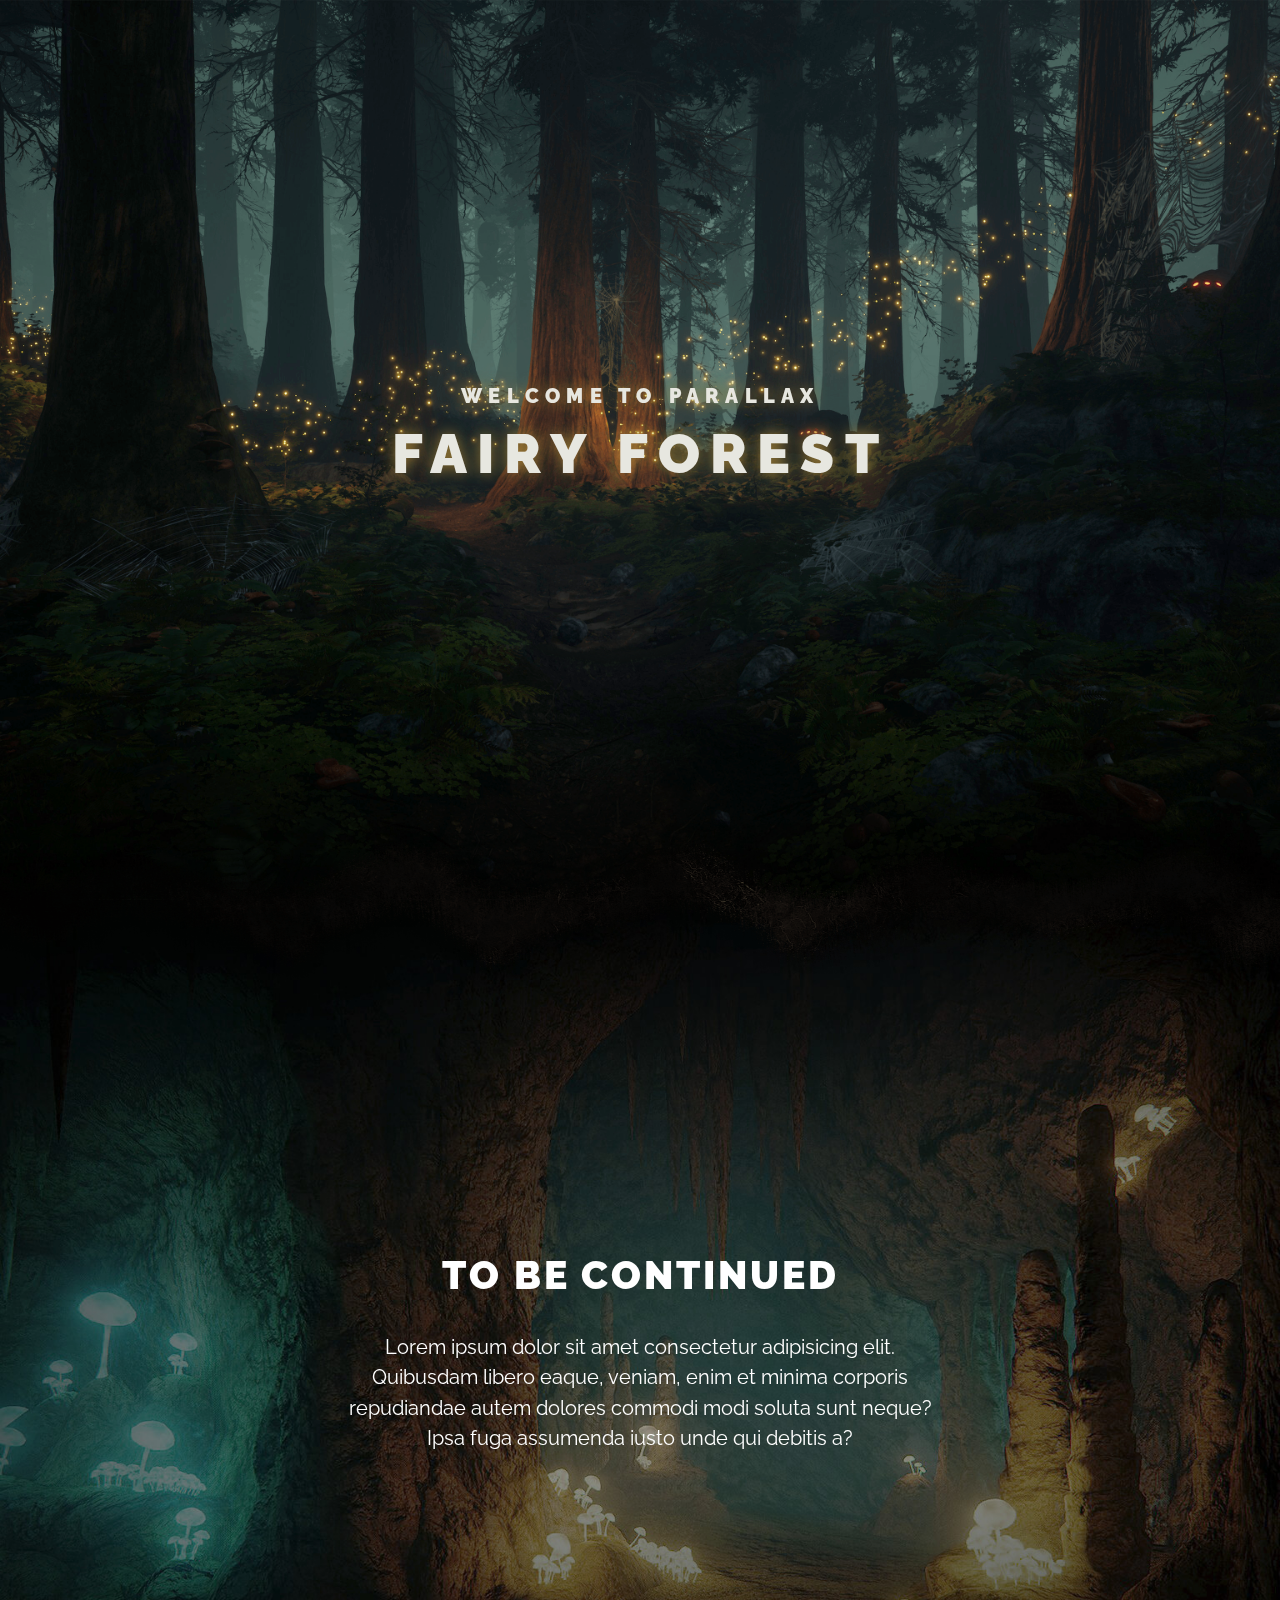
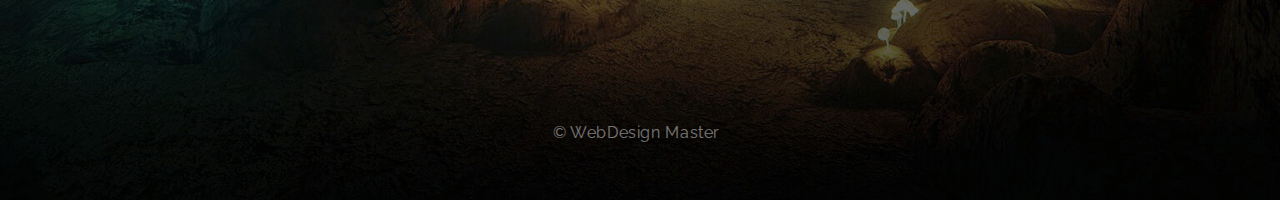
<file: Fairy/index.html>
<!DOCTYPE html>
<html lang="en">
<head>
    <meta charset="UTF-8">
    <meta name="viewport" content="width=device-width, initial-scale=1.0">
    <link rel="stylesheet" href="css/main.css">

    <script src="libs/gsap/gsap.min.js" defer></script>

    <script src="libs/gsap/ScrollTrigger.min.js" defer></script>

    <script src="libs/gsap/ScrollSmoother.min.js"></script>

    <script src="js/app.js" defer></script>
    <title>Fairy Forest</title>
</head>
<body>
<div class="wrapper">
    <div class="container">
        <header class="main-header">
            <div class="layers">
                <div class="layers__header">
                <div class="layers__caption">Welcome to Parallax</div>
                <div class="layers__title">Fairy Forest</div>
                </div>
                <div class="layer layers__base" style="background-image: url(img/layer-base.png);"></div>
                <div class="layer layers__middle" style="background-image: url(img/layer-middle.png);"></div>
                <div class="layer layers__front" style="background-image: url(img/layer-front.png);"></div>
            </div>
        </header>
        <article class="main-article" style="background-image: url(img/dungeon.jpg);">
            <div class="main-article__content">
                <h2 class="main-article__header">To be continued</h2>
                <p class="main-article__paragraph">Lorem ipsum dolor sit amet consectetur adipisicing elit. Quibusdam libero eaque, veniam, enim et minima corporis repudiandae autem dolores commodi modi soluta sunt neque? Ipsa fuga assumenda iusto unde qui debitis a?</p>
                <div class="copy">© WebDesign Master</div>
            </div>
        </article>
    </div>
</div>
</body>
</html>
</file>
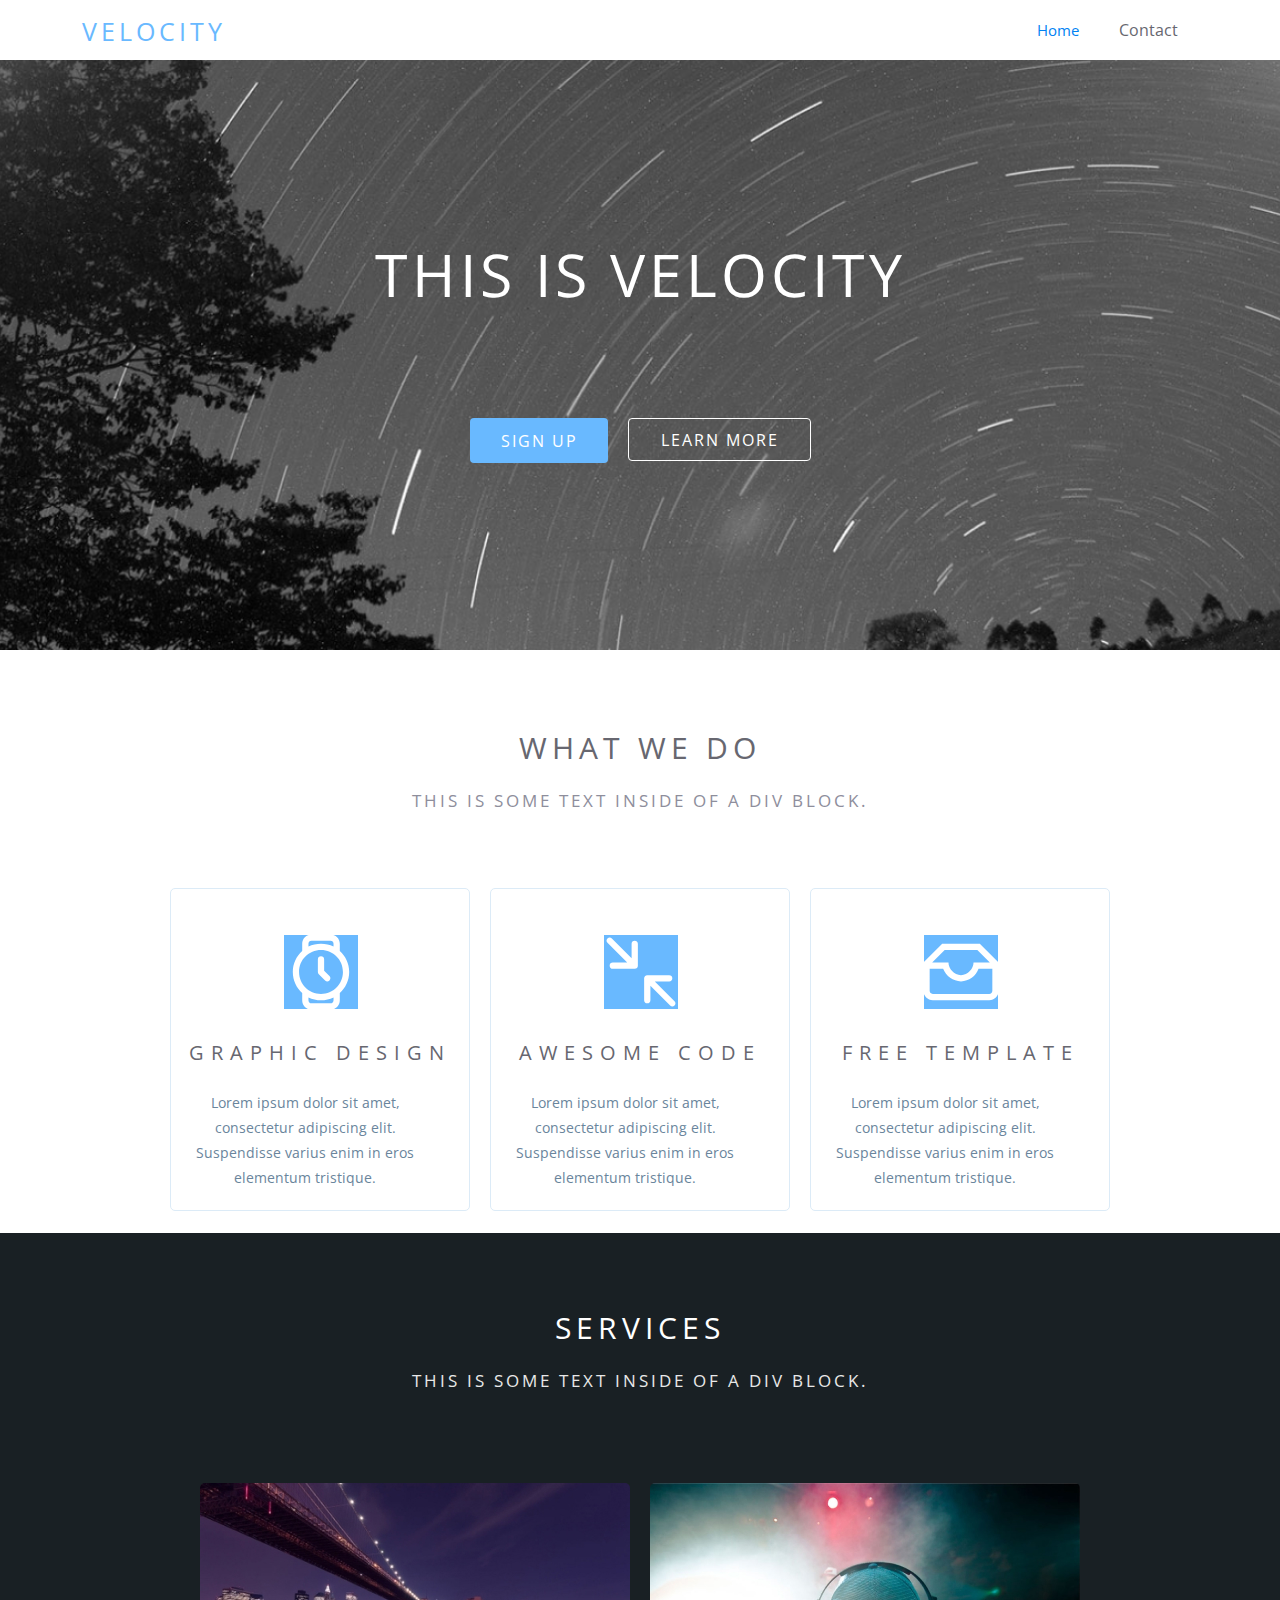
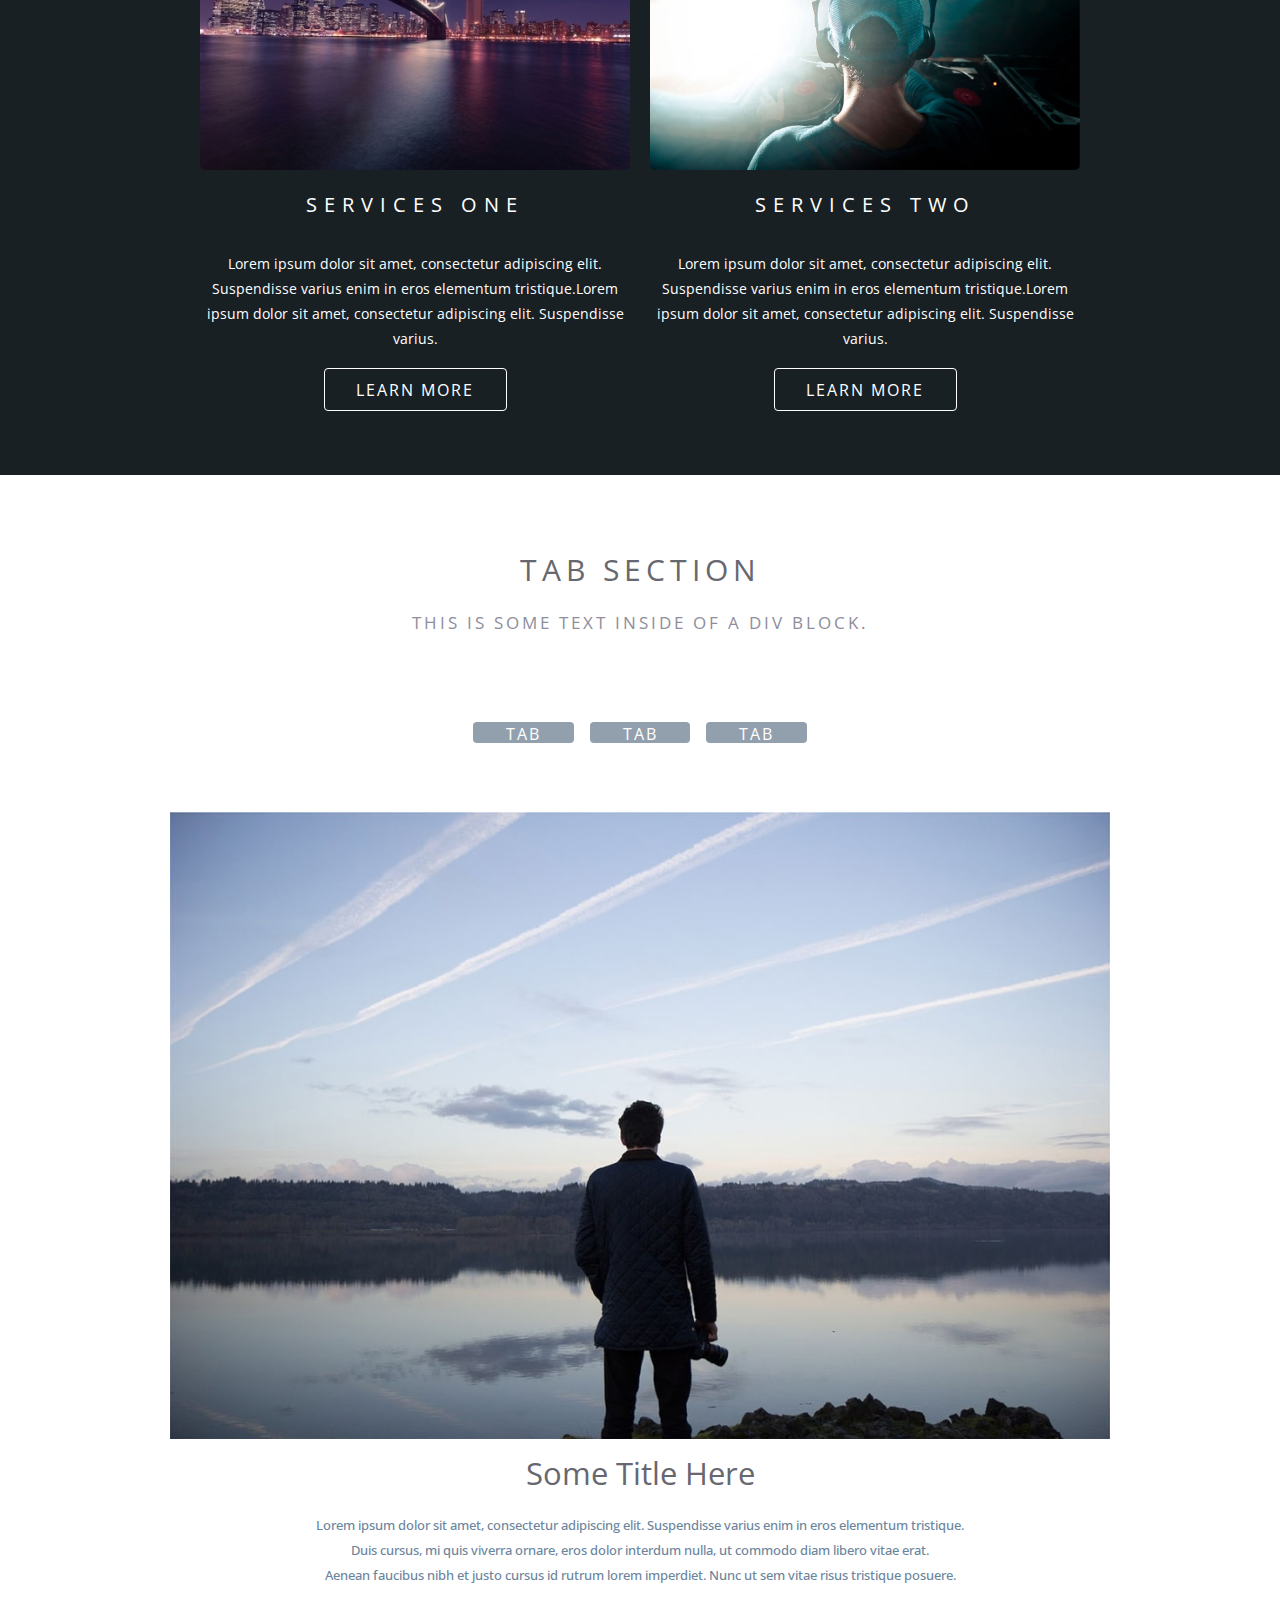
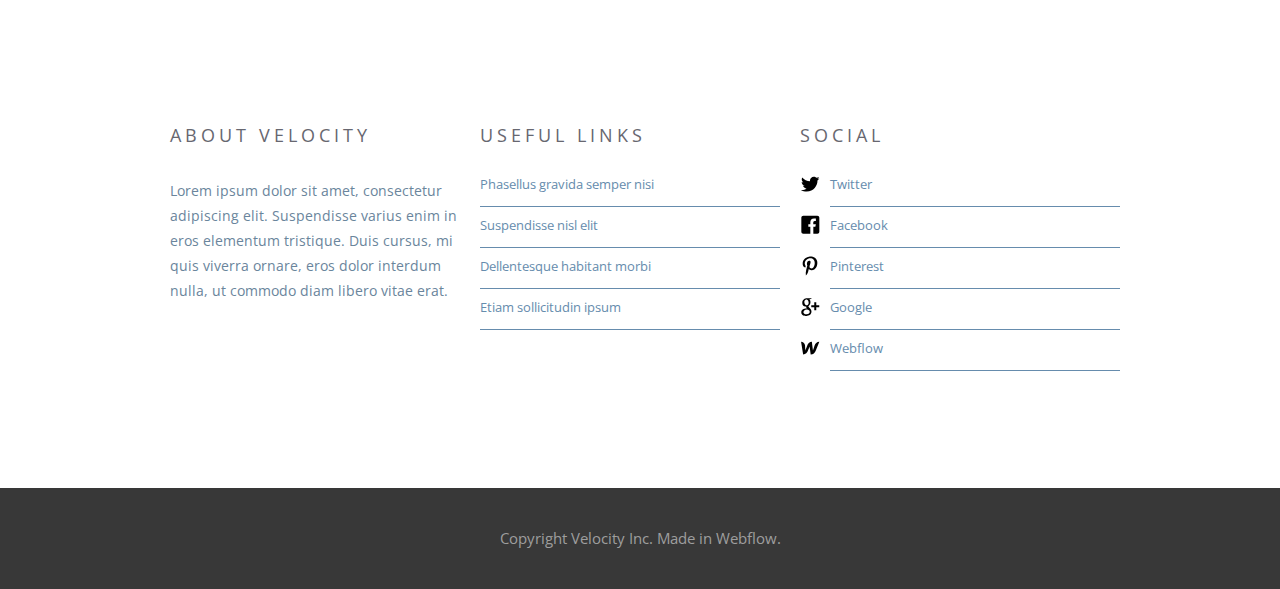
<file: figma/index.html>
<!DOCTYPE html>
<html lang="en">
<head>
    <meta charset="UTF-8">
    <meta name="viewport" content="width=device-width, initial-scale=1.0">
    <link rel="stylesheet" href="https://cdnjs.cloudflare.com/ajax/libs/font-awesome/6.4.2/css/all.min.css" integrity="sha512-z3gLpd7yknf1YoNbCzqRKc4qyor8gaKU1qmn+CShxbuBusANI9QpRohGBreCFkKxLhei6S9CQXFEbbKuqLg0DA==" crossorigin="anonymous" referrerpolicy="no-referrer" />
    <link rel="stylesheet" href="css/bootstrap.min.css">
    <link rel="stylesheet" href="css/style.min.css">
    <link rel="preconnect" href="https://fonts.googleapis.com">
    <link rel="preconnect" href="https://fonts.gstatic.com" crossorigin>
    <link rel="preconnect" href="https://fonts.googleapis.com">
    <link rel="preconnect" href="https://fonts.gstatic.com" crossorigin>
    <link href="https://fonts.googleapis.com/css2?family=Open+Sans:wght@300;400;500;600&display=swap" rel="stylesheet">
    <title>Velocity</title>
</head>
<body>
    
      <nav class="navbar">
        <div class="container">
          <a class="navbar-brand" href="#">Velocity</a>
          <div class="nav_items">
            <ul class="nav_list">
              <li class="nav_item">
                <a class="nav_link_1" href="#">Home</a>
              </li>
              <li class="nav_item">
                <a class="nav_link_2" href="#">Contact</a>
              </li>
              
          </div>
        </div>
      </nav>
      <section class="promo">
        <div class="container">
          <div class="promo_items">
            <h2 class="promo_title">This is Velocity</h2>
            <div class="promo_btns">
              <button class="btn_1"><a href="">sign up</a></button>
              <button class="btn_2"><a href="">learn more</a></button>
            </div>
          </div>
        </div>
      </section>
      <section class="info">
        <div class="container">
          <div class="info_items">
            <h1 class="info_title">what we do</h1>
            <div class="info_descr">This is some text inside of a div block.</div>
            <div class="info_content">
              <div class="item">
                <img class="item_img" src="image/clock.svg" alt="">
                <h2 class="item_title">Graphic Design</h2>
                <div class="item_descr">Lorem ipsum dolor sit amet, consectetur adipiscing elit. Suspendisse varius enim in eros elementum tristique.</div>
              </div>
              <div class="item">
                <img class="item_img" src="image/code.svg" alt="">
                <h2 class="item_title">Awesome code</h2>
                <div class="item_descr">Lorem ipsum dolor sit amet, consectetur adipiscing elit. Suspendisse varius enim in eros elementum tristique.</div>
                
              </div>
              <div class="item">
                <img class="item_img" src="image/template.svg" alt="">
                <h2 class="item_title">free template</h2>
                <div class="item_descr">Lorem ipsum dolor sit amet, consectetur adipiscing elit. Suspendisse varius enim in eros elementum tristique.</div>
              </div>
            </div>
          </div>
        </div>
      </section>
      <section class="serv">
        <div class="container">
          <div class="serv_items">
            <h1 class="serv_title">services</h1>
            <div class="serv_descr">This is some text inside of a div block.</div>
            <div class="serv_content">
              <div class="content">
                <img src="image/Bridge.jpg" alt="">
                <h2 class="content_title">SERVICES one</h2>
                <div class="content_descr">Lorem ipsum dolor sit amet, consectetur adipiscing elit. Suspendisse varius enim in eros elementum tristique.Lorem ipsum dolor sit amet, consectetur adipiscing elit. Suspendisse varius.</div>
                <div class="buttons">
                  <button class="serv_btn"><a href="">learn more</a></button>
                </div>
              
              </div>
              <div class="content">
                <img src="image/Cap.jpg" alt="">
                <h2 class="content_title">SERVICES two</h2>
                <div class="content_descr">Lorem ipsum dolor sit amet, consectetur adipiscing elit. Suspendisse varius enim in eros elementum tristique.Lorem ipsum dolor sit amet, consectetur adipiscing elit. Suspendisse varius.</div>
                <div class="buttons">
                  <button class="serv_btn"><a href="">learn more</a></button>
                </div>
              </div>
            </div>
          </div>
        </div>
      </section>
      <section class="tab">
        <div class="container">
          <div class="tab_items">
            <h1 class="tab_title">Tab Section</h1>
            <div class="tab_descr">This is some text inside of a div block.</div>
            <div class="tab_buttons">
              <button><a href="">Tab Button 1</a></button>
              <button><a href="">Tab Button 2</a></button>
              <button><a href="">Tab Button 3</a></button>
            </div>
              <div class="tab_content">
                <img src="image/Man.jpg" alt="">
                <h2 class="info_title">Some Title Here</h2>
                <div class="info_descr">Lorem ipsum dolor sit amet, consectetur adipiscing elit. Suspendisse varius enim in eros elementum tristique. <br> Duis cursus, mi quis viverra ornare, eros dolor interdum nulla, ut commodo diam libero vitae erat. <br>Aenean faucibus nibh et justo cursus id rutrum lorem imperdiet. Nunc ut sem vitae risus tristique posuere.</div>
              </div>
            
          </div>
        </div>
      </section>
      <section class="footer">
        <div class="container">
        <div class="footer_items">
          <div class="footer_content">
            <h1 class="title">about velocity</h1>
            <div class="descr">Lorem ipsum dolor sit amet, consectetur <br> adipiscing elit. Suspendisse varius enim in <br> eros elementum tristique. Duis cursus, mi <br> quis viverra ornare, eros dolor interdum <br> nulla, ut commodo diam libero vitae erat.</div>
          </div>
          <div class="footer_links">
            <h1 class="title">useful links</h1>
              <h6><a href="">Phasellus gravida semper nisi</a></h6>
              <h6><a href="">Suspendisse nisl elit</a></h6>
              <h6><a href="">Dellentesque habitant morbi  </a></h6>
              <h6><a href="">Etiam sollicitudin ipsum</a></h6>
            
          </div>
           <div class="social">
            <h1 class="title">social</h1>
           <div class="icon"><img src="image/Social/twitter.svg" alt=""><h6> Twitter</h6></div>
           <div class="icon"> <img src="image/Social/facebook.svg" alt=""><h6>Facebook</h6></div>
             <div class="icon"><img src="image/Social/pinterest.svg" alt=""><h6>Pinterest</h6></div>
           <div class="icon"><img src="image/Social/google.svg" alt=""><h6>Google</h6></div>
            <div class="icon"><img src="image/Social/webflow.svg" alt=""><h6> Webflow</h6></div>
            
           </div>
           </div>
        </div>
      </section>
      <section class="footer_bot">
        <div class="bot_text">Copyright Velocity Inc. Made in Webflow.</div>
      </section>

    
</body>
</html>
</file>
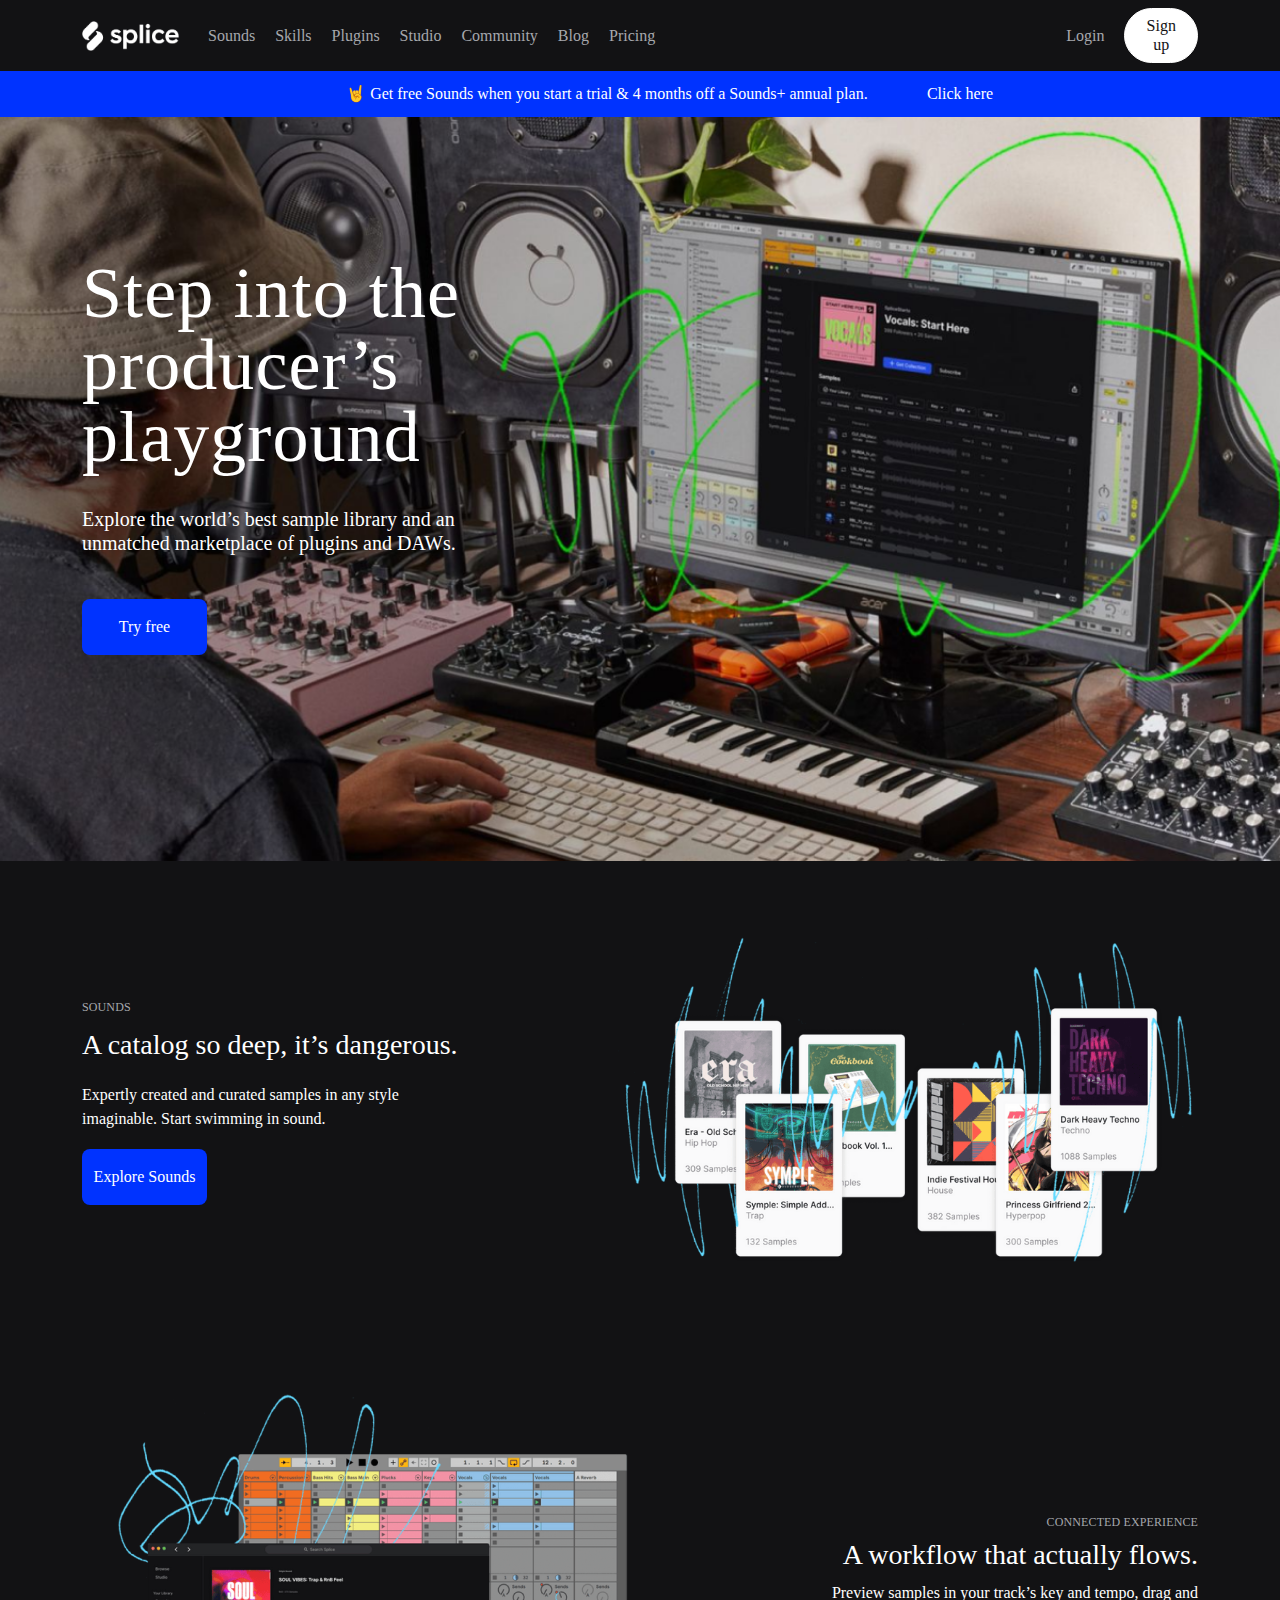
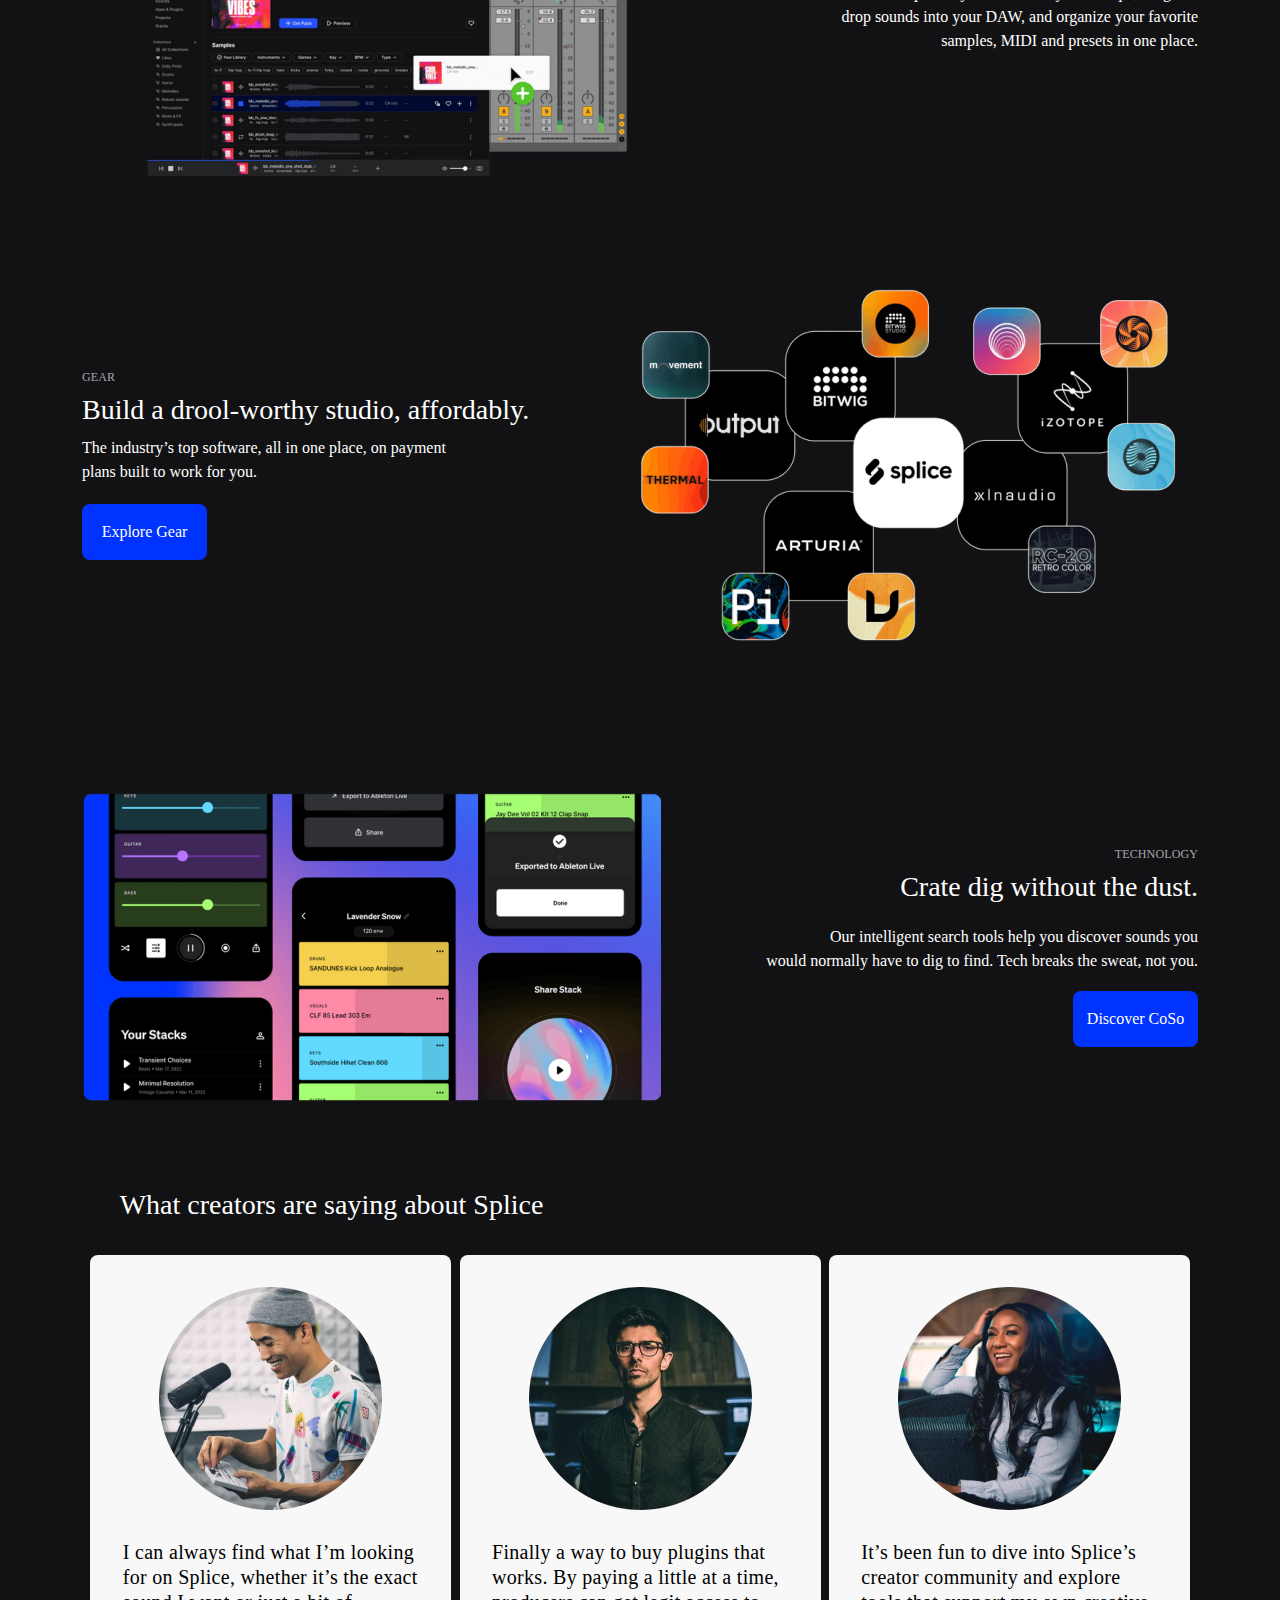
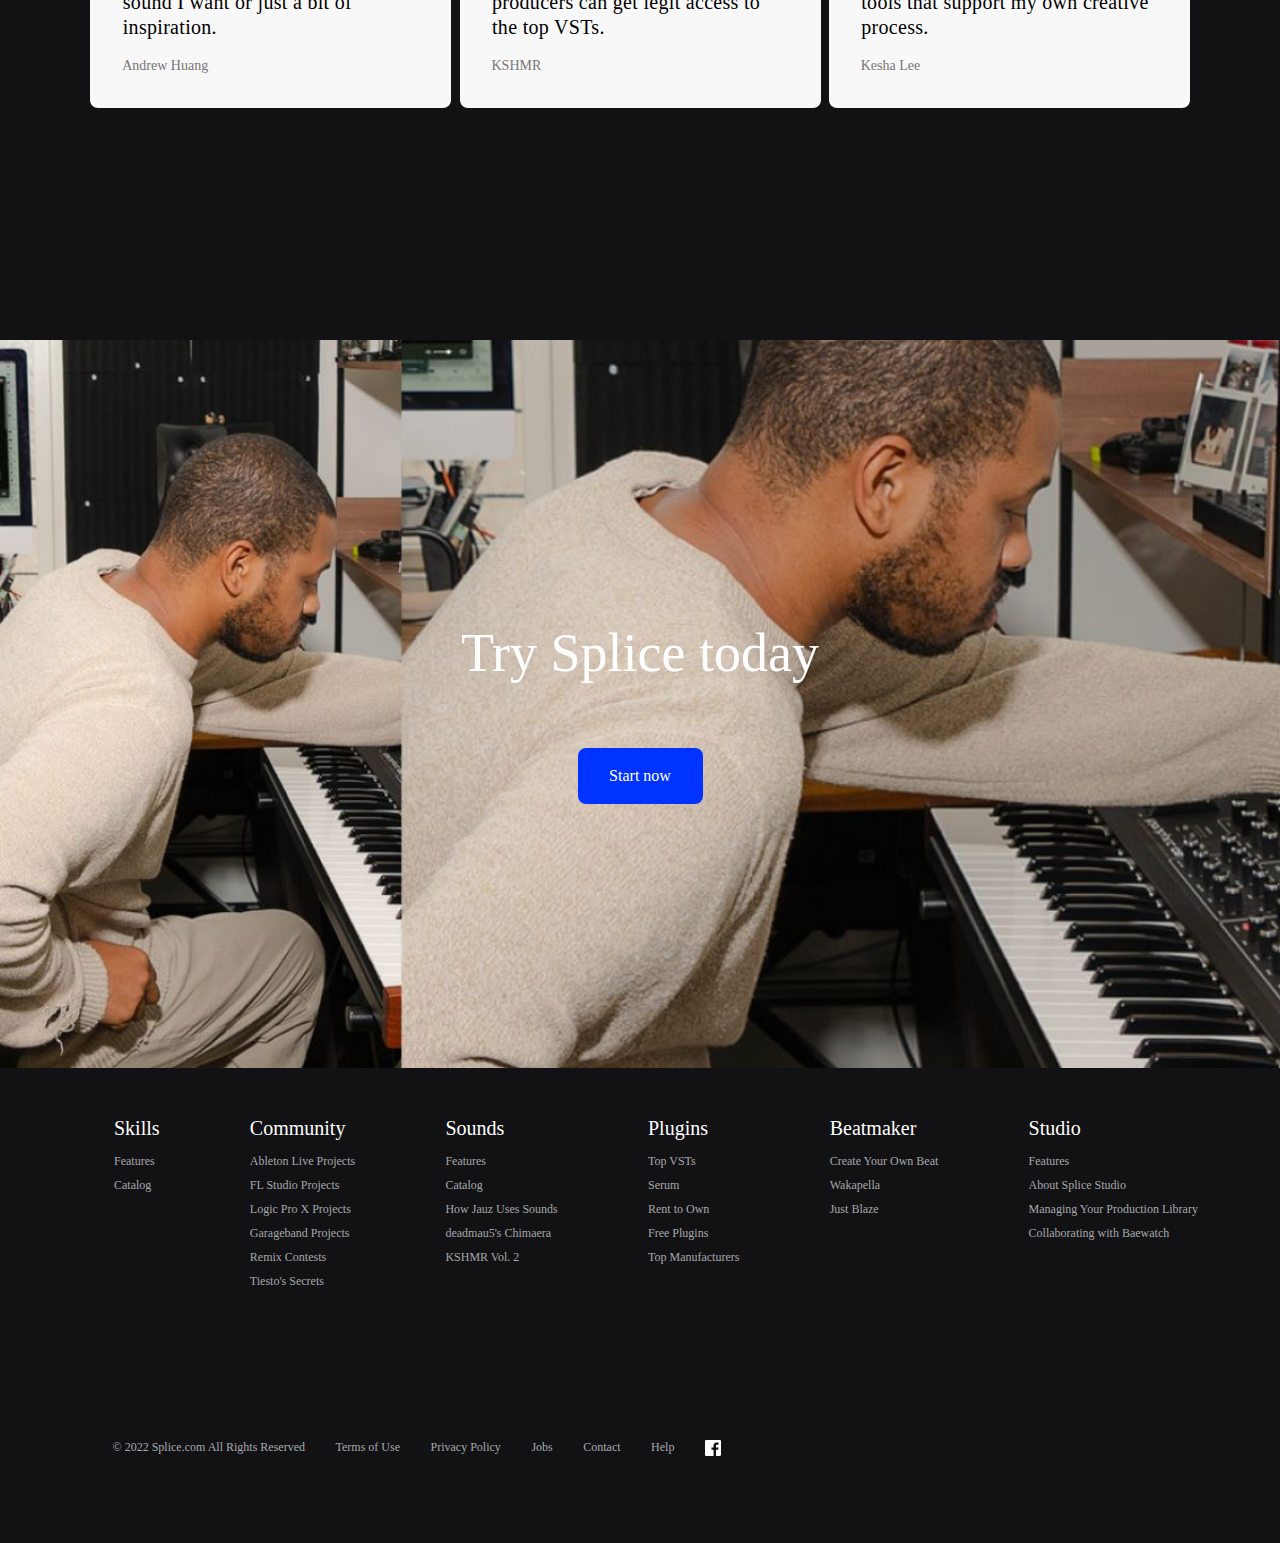
<file: smth/index.html>
<!DOCTYPE html>
<html lang="en">
<head>
    <meta charset="UTF-8">
    <meta http-equiv="X-UA-Compatible" content="IE=edge">
    <meta name="viewport" content="width=device-width, initial-scale=1.0">
    <link rel="stylesheet" href="css/bootstrap.min.css">
    <link rel="stylesheet" href="css/style.min.css">
    
    <title>Document</title> 
</head>
<body>
<nav class="header">
        <div class="container">
            <div class="header_items">
                    
                   <div class="header_content">
                    <a href="" class="header_brand">
                        <img src="img/brand.png" alt="">
                    </a>
                    <div class="item_right">
                        
                            <a href="">Sounds</a>
                            <a href="">Skills</a>
                            <a href="">Plugins</a>
                           <a href="">Studio</a>
                            <a href="">Community</a>
                            <a href="">Blog</a>
                            <a href="">Pricing</a>
                        
                    </div>
                    <div class="item_left">
                        <a href="">Login</a>
                        <button class="item_btn"><a href="">Sign up</a></button>
                    </div>
                   </div>
                
            </div>
        </div>
           
              
         
      </nav>
<section class="header_bot">
        <div class="container">
            <div class="bot_items"> 
                    <h1 class="bot_descr">🤘 Get free Sounds when you start a trial & 4 months off a Sounds+ annual plan.</h1>
                    <div class="link"><a href="">Click here</a></div>
        </div>
      </section>
<section class="promo">
        <div class="container">
            <div class="promo_items">
                
                    <h1 class="promo_title">Step into the <br> producer’s <br> playground</h1>
                    <div class="promo_descr">Explore the world’s best sample library and an unmatched marketplace of plugins and DAWs.</div>
                    <button class="promo_btn"><a href="">Try free</a></button>
                
        </div>
      </section>
<section class="catalog">
        <div class="container">
            <div class="catalog_items">
                <div class="catalog_content">
                    <h2 class="catalog_title">SOUNDS</h2>
                    <h1 class="catalog_subtitle">A catalog so deep, it’s dangerous.</h1>
                    <div class="catalog_descr">Expertly created and curated samples in any style imaginable. Start swimming in sound.</div>
                    <div class="catalog_btn">
                        <button><a href="">Explore Sounds</a></button>
                    </div>
                </div>
                <div class="picture"></div>
            </div>
        </div>
     </section>
     <section class="exp">
        <div class="container">
            <div class="exp_items">
                <div class="exp_img"></div>
               <div class="exp_content">   
                <h1 class="exp_title">Connected Experience</h1>
                <h2 class="exp_subtitle">A workflow that actually flows.</h2>
                <div class="exp_descr">Preview samples in your track’s key and tempo, drag and <br> drop sounds into your DAW, and organize your favorite <br> samples, MIDI and presets in one place.</div>
            </div>
               </div>
        </div>
     </section>
     <section class="gear">
        <div class="container">
            <div class="gear_items">
                <div class="gear_content">
                    <h2 class="gear_title">GEAR</h2>
                    <h1 class="gear_subtitle">Build a drool-worthy studio, affordably.</h1>
                    <div class="gear_descr">The industry’s top software, all in one place, on payment <br> plans built to work for you.</div>
                    <div class="gear_btn">
                        <button><a href="">Explore Gear</a></button>
                    </div>
                </div>
                <div class="gear_img"></div>
            </div>
        </div>
     </section>
     <section class="tech">
        <div class="container">
            <div class="tech_items">
                <div class="tech_img"></div>
               <div class="tech_content">   
                <h1 class="tech_title">Technology</h1>
                <h2 class="tech_subtitle">Crate dig without the dust.</h2>
                <div class="tech_descr">Our intelligent search tools help you discover sounds you <br> would normally have to dig to find. Tech breaks the sweat, not you.</div>
                <div class="tech_btn">
                    <button><a href="">Discover CoSo</a></button>
                </div>
            </div>
               </div>
        </div>
     </section>
<section class="host">
    <div class="container">
        <div class="host_items">
            <h1 class="host_title">What creators are saying about Splice</h1>
            <div class="host_content">
                <div class="creators">
                    
                    <img src="img/Andrew.png" alt="">
                    <div class="descr">I can always find what I’m looking for on Splice, whether it’s the exact sound I want or just a bit of inspiration.</div>
                    <div class="creator_name">Andrew Huang</div>
                </div>
                <div class="creators">
                    <img src="img/Kshmr.png" alt="">
                    <div class="descr">Finally a way to buy plugins that works. By paying a little at a time, producers can get legit access to the top VSTs.</div>
                    <div class="creator_name">KSHMR</div>
                </div>
                <div class="creators">
                    <img src="img/Kesha.png" alt="">
                    <div class="descr">It’s been fun to dive into Splice’s creator community and explore tools that support my own creative process.</div>
                    <div class="creator_name">Kesha Lee</div>
                </div>
            </div>
        </div>
    </div>
     </section>
<section class="niga">
    <div class="container">
        <div class="niga_items">
            <div class="niga_content">
                <h1 class="niga_title">Try Splice today</h1>
                <div align="center" class="niga_btn">
                    <button><a href="">Start now</a></button>
                </div>
            </div>
        </div>
    </div>
     </section>
<section class="footer">
    <div class="container">
        <div class="footer_items">
            <div class="footer_content">
                <div class="list">
                <ul >
                    <h1 class="title">Skills</h1>
                    <li><a href="">Features</a></li>
                    <li><a href="">Catalog</a></li>
                </ul>
            </div>
            <div class="list">
                
                <ul >
                    <h1 class="title">Community</h1>
                    <li><a href="">Ableton Live Projects</a></li>
                    <li><a href="">FL Studio Projects</a></li>
                    <li><a href="">Logic Pro X Projects</a></li>
                    <li><a href="">Garageband Projects</a></li>
                    <li><a href="">Remix Contests</a></li>
                    <li><a href="">Tiesto's Secrets</a></li>
                </ul>
            </div>
            <div class="list">
                <ul >
                    <h1 class="title">Sounds</h1>
                    <li><a href="">Features</a></li>
                    <li><a href="">Catalog</a></li>
                    <li><a href="">How Jauz Uses Sounds</a></li>
                    <li><a href="">deadmau5's Chimaera</a></li>
                    <li><a href="">KSHMR Vol. 2</a></li>
                </ul>
            </div>
            <div class="list">  
                <ul>
                    <h1 class="title">Plugins</h1>
                    <li><a href="">Top VSTs</a></li>
                    <li><a href="">Serum</a></li>
                    <li><a href="">Rent to Own</a></li>
                    <li><a href="">Free Plugins</a></li>
                    <li><a href="">Top Manufacturers</a></li>
                </ul>
            </div>
            <div class="list">
                <ul>
                    <h1 class="title">Beatmaker</h1>
                    <li><a href="">Create Your Own Beat</a></li>
                    <li><a href="">Wakapella</a></li>
                    <li><a href="">Just Blaze</a></li>
                </ul>
            </div>
            <div class="list">
                <ul >
                    <h1 class="title">Studio</h1>
                    <li><a href="">Features</a></li>
                    <li><a href="">About Splice Studio</a></li>
                    <li><a href="">Managing Your Production Library</a></li>
                    <li><a href="">Collaborating with Baewatch</a></li>
                </ul>
            </div>   
            </div>
            <div class="footer_bot">
                <div class="text">© 2022 Splice.com All Rights Reserved</div>
                <a href="">Terms of Use</a>
                <a href="">Privacy Policy</a>
                <a href="">Jobs</a>
                <a href="">Contact</a>
                <a href="">Help</a>
                <a href=""><img src="img/facebook.svg" alt=""></a>
                
            </div>
        </div>
    </div>
</section>
</body>
</html>
</file>
<file: Fairy/css/main.css>
*{
    padding: 0;
    margin: 0;
    box-sizing: border-box;
}
:root{
 --index:calc(1vw + 1vh);
 --text:calc(#9e7d35);
 --transition: transform .75s cubic-bezier(0.075, 0.500, 0.000, 1.000);
}
@font-face {
    font-family: raleway_f;
    src: url(../fonts/raleway-regular.woff2);
}
@font-face {
    font-family: raleway_f;
    src: url(../fonts/raleway-black.woff2);
    font-weight: 900;
}
body{
    background-color: #010101;
    color: #fff;
    font-family: raleway_f, sans-serif;
    line-height: 1.55;
}
.main-header{
    position: relative;
}
.main-header::after{
    content:'' ;
    position: absolute;
    z-index: 100;
    width: 100%;
    height:calc(var(--index)*10);
    background-image: url(../img/ground.png);
    background-size: cover;
    background-position: center;
    background-repeat: no-repeat;
    bottom:calc(var(--index) *-4.5) ;
}
.layers{
    height: 100vh;
    display: flex;
    justify-content: center;
    align-items: center;
    text-align: center;
    overflow: hidden;
    position: relative;
}
.layer{
    height: 100%;
    width: 100%;
    position: absolute;
    background-position: center;
    background-size:cover;
    will-change: transform;
    z-index: 2;
    transition: var(--transition);
}
.layers__base{
    transform: translate3d(0, calc(var(--scrollTop) / 1.6), 0) ;
    z-index: 0;
}
.layers__middle{
    transform: translate3d(0, calc(var(--scrollTop) / 2.5), 0) ;
}
.layers__front{
   
    transform: translate3d(0, calc(var(--scrollTop) / 5.7), 0) ;
   
}
.layers__header{
    z-index: 1;
    transform: translate3d(0, calc(var(--scrollTop) / 2), 0) ;
    will-change: transform;
    text-transform: uppercase;
    font-weight: 900;
    color: #e7e7e0;
    text-shadow: 0 0 15px #9e7d35;
}
.layers__title{
    font-size: calc(var(--index)*2.5);
    letter-spacing: calc(var(--index) / 2.15);
}
.layers__caption{
    font-size: calc(var(--index) / 1.1);
    letter-spacing: calc(var(--index) / 3.5);
    margin-top:calc(var(--index) *-1);;
}

.main-article{
    min-height: 100vh;
    background-position: center;
    background-size:cover;
    color: var(--text);
    display: flex;
    justify-content: center;
    align-items: center;
    position: relative;
    text-align: center;
}
.main-article__header{
    text-transform: uppercase;
    font-size: calc(var(--index) * 1.8);
    letter-spacing:  calc(var(--index) / 7.5 ) ;
    transform: translate3d(0,calc(var(--scrollTop) / -7.5 ), 0);
    will-change: transform;
    transition: var(--transition);
}
.main-article__paragraph{
    width: calc(var(--index) *28 ) ;
    font-size:calc(var(--index) *.9 ) ;
    margin-top: calc(var(--index) *1.25 );
    transform: translate3d(0,calc(var(--scrollTop) / -7.5 ), 0);
    will-change: transform;
    transition: var(--transition);
}
.content{
    will-change: transform;
}
.copy{
    position: absolute;
    opacity: .45;
    font-size: calc(var(--index) *.75 );
    letter-spacing: calc(var(--index) / 35 );
    bottom:calc(var(--index) *2.5 ) ;
    padding-left:calc(var(--index) *10 ) ;
}
</file>
<file: figma/css/style.min.css>
*{font-family:"Open Sans",sans-serif;-webkit-box-sizing:border-box;box-sizing:border-box;padding:0;margin:0}.navbar{width:100%;height:60px;display:-webkit-box;display:-ms-flexbox;display:flex}.navbar .navbar-brand{width:144px;color:#69b9ff;font-size:25px;font-style:normal;font-weight:400;line-height:25px;letter-spacing:4px;text-transform:uppercase;padding-top:11px;padding-bottom:24px}.navbar .nav_items .nav_list{list-style:none;display:-webkit-box;display:-ms-flexbox;display:flex}.navbar .nav_items .nav_list .nav_link_1{text-decoration:none;padding:19px 20px 21px 20px;width:45px;color:#0082f3;font-size:15px;font-style:normal;font-weight:400;line-height:20px}.navbar .nav_items .nav_list .nav_link_2{text-decoration:none;padding:19px 20px 21px 20px;width:58px;color:#676770;font-size:16px;font-style:normal;font-weight:400;line-height:20px}.promo{width:100%;height:590px;background:url(../image/IMAGE.png) #d3d3d3 50%/cover no-repeat}.promo .promo_items{width:100%;height:590px}.promo .promo_items .promo_title{width:100%;color:#fff;text-align:center;font-size:59px;font-style:normal;font-weight:400;line-height:60px;letter-spacing:4px;text-transform:uppercase;padding-top:184px;padding-bottom:106px}.promo .promo_items .promo_btns{display:-webkit-box;display:-ms-flexbox;display:flex;height:45px;padding:0px 299px 0px 300px;-webkit-box-pack:center;-ms-flex-pack:center;justify-content:center;-webkit-box-align:start;-ms-flex-align:start;align-items:flex-start;gap:20px}.promo .promo_items .promo_btns .btn_1{width:138px;height:45px;border-radius:4px;border:#0082f3;background:#69b9ff}.promo .promo_items .promo_btns .btn_1 a{text-decoration:none;width:78px;color:#fff;text-align:center;font-size:16px;font-style:normal;font-weight:400;line-height:21px;letter-spacing:2px;text-transform:uppercase}.promo .promo_items .promo_btns .btn_2{width:183px;height:43px;-ms-flex-negative:0;flex-shrink:0;border-radius:4px;border:1px solid #fff;background-color:rgba(255,255,255,0)}.promo .promo_items .promo_btns .btn_2 a{width:121px;color:#fff;font-size:16px;font-style:normal;font-weight:400;line-height:21px;letter-spacing:2px;text-transform:uppercase;text-decoration:none}.info{width:100%;height:583px;background:#fff}.info .info_items{width:100%;display:-webkit-box;display:-ms-flexbox;display:flex;padding:0px 231px 2px 231px;-webkit-box-orient:vertical;-webkit-box-direction:normal;-ms-flex-direction:column;flex-direction:column;-webkit-box-align:center;-ms-flex-align:center;align-items:center;gap:17px}.info .info_items .info_title{width:100%;color:#676770;text-align:center;font-size:30px;font-style:normal;font-weight:400;line-height:36px;letter-spacing:5px;text-transform:uppercase;padding-top:80px}.info .info_items .info_descr{width:478px;color:#8e8e9c;text-align:center;font-size:17px;font-style:normal;font-weight:400;line-height:20px;letter-spacing:3px;text-transform:uppercase}.info .info_items .info_content{display:-webkit-box;display:-ms-flexbox;display:flex;-webkit-box-orient:horizontal;-webkit-box-direction:normal;-ms-flex-direction:row;flex-direction:row;-webkit-box-pack:center;-ms-flex-pack:center;justify-content:center;-webkit-box-align:center;-ms-flex-align:center;align-items:center;padding-top:60px;gap:20px}.info .info_items .info_content .item{width:300px;height:323px;border-radius:5px;border:1px solid #dcebf7;background:#fff}.info .info_items .info_content .item .item_img{padding-left:103px;padding-top:36px}.info .info_items .info_content .item .item_title{color:#676770;text-align:center;font-size:20px;font-style:normal;font-weight:400;line-height:30px;letter-spacing:7px;text-transform:uppercase;padding-top:19px}.info .info_items .info_content .item .item_descr{width:268px;color:#6a859c;text-align:center;font-size:14px;font-style:normal;font-weight:400;line-height:25px;padding-top:14px}.serv{width:100%;height:842px;background:#192024}.serv .serv_items{display:-webkit-box;display:-ms-flexbox;display:flex;width:100%;padding:0px 231px 1.781px 231px;-webkit-box-orient:vertical;-webkit-box-direction:normal;-ms-flex-direction:column;flex-direction:column;-webkit-box-align:center;-ms-flex-align:center;align-items:center;gap:17px}.serv .serv_items .serv_title{width:170px;color:#fff;text-align:center;font-size:30px;font-style:normal;font-weight:400;line-height:36px;letter-spacing:5px;text-transform:uppercase;padding-top:77px}.serv .serv_items .serv_descr{color:#e8e8e8;text-align:center;font-size:17px;font-style:normal;font-weight:400;line-height:20px;letter-spacing:3px;text-transform:uppercase;padding-bottom:60px}.serv .serv_items .serv_content{display:-webkit-box;display:-ms-flexbox;display:flex;width:100%;height:550.234px;padding:.219px 10px .016px 10px;-webkit-box-pack:center;-ms-flex-pack:center;justify-content:center;-webkit-box-align:start;-ms-flex-align:start;align-items:flex-start;gap:20px}.serv .serv_items .serv_content img{width:430px;height:287px;margin-top:15px;border-radius:5px}.serv .serv_items .serv_content .content_title{color:#fff;text-align:center;font-size:20px;font-style:normal;font-weight:400;line-height:30px;letter-spacing:7px;text-transform:uppercase;padding-top:20px}.serv .serv_items .serv_content .content_descr{color:#fff;text-align:center;font-size:14px;font-style:normal;font-weight:400;line-height:25px;padding-top:23px}.serv .serv_items .serv_content .buttons{display:-webkit-box;display:-ms-flexbox;display:flex;-webkit-box-pack:center;-ms-flex-pack:center;justify-content:center;padding-top:17px}.serv .serv_items .serv_content .buttons .serv_btn{width:183px;height:43px;-ms-flex-negative:0;flex-shrink:0;border-radius:4px;border:1px solid #fff;background-color:rgba(255,255,255,0)}.serv .serv_items .serv_content .buttons .serv_btn a{width:121px;color:#fff;font-size:16px;font-style:normal;font-weight:400;line-height:21px;letter-spacing:2px;text-transform:uppercase;text-decoration:none}.tab{width:100%;height:1250px;-ms-flex-negative:0;flex-shrink:0}.tab .tab_items{display:-webkit-box;display:-ms-flexbox;display:flex;width:100%;padding:0px 231px 2.016px 231px;-webkit-box-orient:vertical;-webkit-box-direction:normal;-ms-flex-direction:column;flex-direction:column;-webkit-box-align:center;-ms-flex-align:center;align-items:center;gap:17px}.tab .tab_items .tab_title{padding-top:77px;color:#676770;text-align:center;font-size:30px;font-style:normal;font-weight:400;line-height:36px;letter-spacing:5px;text-transform:uppercase}.tab .tab_items .tab_descr{color:#8e8e9c;text-align:center;font-size:17px;font-style:normal;font-weight:400;line-height:20px;letter-spacing:3px;text-transform:uppercase;padding-bottom:60px}.tab .tab_items .tab_buttons{display:-webkit-box;display:-ms-flexbox;display:flex;width:100%;height:45px;padding:12px 160px 12px 160px;-webkit-box-pack:center;-ms-flex-pack:center;justify-content:center;-webkit-box-align:start;-ms-flex-align:start;align-items:flex-start;gap:16px;-ms-flex-negative:0;flex-shrink:0}.tab .tab_items .tab_buttons button{width:196px;height:21px;border-radius:4px;background:#92a0ad;border:#92a0ad}.tab .tab_items .tab_buttons button a{width:136px;color:#fff;text-align:center;font-size:16px;font-style:normal;font-weight:400;line-height:21px;letter-spacing:2px;text-transform:uppercase;text-decoration:none;-webkit-transition:.3s all;transition:.3s all}.tab .tab_items .tab_buttons button:hover{-webkit-transition:.3s all;transition:.3s all;background:#2e80b6}.tab .tab_items .tab_content{display:-webkit-box;display:-ms-flexbox;display:flex;width:940px;height:862.656px;padding-bottom:0px;-webkit-box-orient:vertical;-webkit-box-direction:normal;-ms-flex-direction:column;flex-direction:column;-webkit-box-align:start;-ms-flex-align:start;align-items:flex-start;margin-top:40px;-ms-flex-negative:0;flex-shrink:0}.tab .tab_items .tab_content .info_title{width:100%;color:#676770;text-align:center;font-size:31px;font-style:normal;font-weight:400;line-height:36px;padding-top:16px}.tab .tab_items .tab_content .info_descr{width:100%;color:#6a859c;text-align:center;font-size:13px;font-style:normal;font-weight:500;line-height:25px;padding-top:14px}.footer{width:100%;height:363px}.footer .footer_items{display:-webkit-box;display:-ms-flexbox;display:flex;width:100%;height:225px;padding-right:0px;-webkit-box-pack:center;-ms-flex-pack:center;justify-content:center;-webkit-box-align:start;-ms-flex-align:start;align-items:flex-start;-ms-flex-negative:0;flex-shrink:0}.footer .footer_items .footer_content{display:-webkit-box;display:-ms-flexbox;display:flex;width:319.984px;height:175px;padding:0px 10.984px 6.672px 10px;-webkit-box-orient:vertical;-webkit-box-direction:normal;-ms-flex-direction:column;flex-direction:column;-webkit-box-align:start;-ms-flex-align:start;align-items:flex-start;gap:25px;-ms-flex-negative:0;flex-shrink:0}.footer .footer_items .footer_content .title{color:#676770;font-size:18px;font-style:normal;font-weight:400;line-height:20px;letter-spacing:4px;text-transform:uppercase}.footer .footer_items .footer_content .descr{color:#6a859c;font-size:14px;font-style:normal;font-weight:400;line-height:25px}.footer .footer_items .footer_links{width:319.984px;height:188px;-ms-flex-negative:0;flex-shrink:0;padding-right:20px}.footer .footer_items .footer_links .title{color:#676770;font-size:18px;font-style:normal;font-weight:400;line-height:20px;letter-spacing:4px;text-transform:uppercase;padding-bottom:21px}.footer .footer_items .footer_links h6{border-bottom:1px solid #668cad;padding-bottom:12px}.footer .footer_items .footer_links h6 a{width:189px;text-decoration:none;color:#668cad;font-size:13px;font-style:normal;font-weight:400;line-height:20px}.footer .footer_items .social{width:319.984px;-ms-flex-negative:0;flex-shrink:0}.footer .footer_items .social .icon{display:-webkit-box;display:-ms-flexbox;display:flex;-webkit-box-align:start;-ms-flex-align:start;align-items:start}.footer .footer_items .social .icon img{display:-webkit-box;display:-ms-flexbox;display:flex;padding-right:10px}.footer .footer_items .social .icon h6{width:100%;color:#668cad;font-size:13px;font-style:normal;font-weight:400;line-height:20px;border-bottom:1px solid #668cad;padding-bottom:12px}.footer .footer_items .social .title{color:#676770;font-size:18px;font-style:normal;font-weight:400;line-height:20px;letter-spacing:4px;text-transform:uppercase;padding-bottom:21px}.footer_bot{width:100%;height:101px;-ms-flex-negative:0;flex-shrink:0;background:#383838}.footer_bot .bot_text{color:#9e9e9e;text-align:center;font-size:15px;font-style:normal;font-weight:400;line-height:20px;padding-top:40px}/*# sourceMappingURL=style.min.css.map */
</file>
<file: smth/css/style.min.css>
*{-webkit-box-sizing:border-box;box-sizing:border-box;padding:0;margin:0}.header{width:100%;height:71px;-ms-flex-negative:0;flex-shrink:0;background:#121214}.header .header_items{width:100%;height:71px;display:-webkit-inline-box;display:-ms-inline-flexbox;display:inline-flex;-webkit-box-align:center;-ms-flex-align:center;align-items:center;gap:382px}.header .header_items .header_content{display:-webkit-box;display:-ms-flexbox;display:flex;-webkit-box-align:center;-ms-flex-align:center;align-items:center;gap:29px}.header .header_items .header_content .header_brand img{width:97px;height:30px}.header .header_items .header_content .item_right{display:-webkit-box;display:-ms-flexbox;display:flex;-webkit-box-align:start;-ms-flex-align:start;align-items:flex-start;gap:20px}.header .header_items .header_content .item_right a{text-decoration:none;color:#a6a8ad;font-family:Roboto;font-size:16px;font-style:normal;font-weight:400;line-height:20px}.header .header_items .header_content .item_left{display:-webkit-box;display:-ms-flexbox;display:flex;-webkit-box-align:center;-ms-flex-align:center;align-items:center;gap:20px;padding-left:382px}.header .header_items .header_content .item_left a{text-decoration:none;color:#a6a8ad;font-family:Roboto;font-size:16px;font-style:normal;font-weight:400;line-height:20px}.header .header_items .header_content .item_left .item_btn{display:-webkit-box;display:-ms-flexbox;display:flex;padding:8px 21px;-webkit-box-align:start;-ms-flex-align:start;align-items:flex-start;gap:10px;border-radius:32px;border:1px solid #fff;background:#fff}.header .header_items .header_content .item_left .item_btn a{color:#121214;text-align:center;font-family:Roboto;font-size:16px;font-style:normal;font-weight:400;line-height:18.4px}.header_bot{background:#03f;width:100%;height:46px;-ms-flex-negative:0;flex-shrink:0}.header_bot .bot_items{display:-webkit-box;display:-ms-flexbox;display:flex;-webkit-box-pack:center;-ms-flex-pack:center;justify-content:center}.header_bot .bot_items .bot_descr{width:640px;color:#fff;text-align:center;font-family:Roboto;font-size:16px;font-style:normal;font-weight:400;line-height:24px;padding-top:11px}.header_bot .bot_items .link{padding-top:11px}.header_bot .bot_items .link a{width:80px;color:#fff;text-align:center;font-family:Roboto;font-size:16px;font-style:normal;font-weight:400;line-height:24px;text-decoration:none}.promo{width:100%;height:744px;-ms-flex-negative:0;flex-shrink:0;background:url(../img/comp.png) #d3d3d3 50%/cover no-repeat}.promo .promo_items{width:100%;height:744px}.promo .promo_items .promo_title{width:513px;padding-top:140px;color:#fff;font-family:Roboto;font-size:72px;font-style:normal;font-weight:400;line-height:72px;letter-spacing:1.08px}.promo .promo_items .promo_descr{width:412px;color:#fff;font-family:Roboto;font-size:20px;font-style:normal;font-weight:400;line-height:24px;padding-top:26px;padding-bottom:44px}.promo .promo_items .promo_btn{width:125px;height:56px;-ms-flex-negative:0;flex-shrink:0;border-radius:8px;background:#03f;border:#03f}.promo .promo_items .promo_btn a{text-decoration:none;color:#fff;text-align:center;font-family:Roboto;font-size:16px;font-style:normal;font-weight:400;line-height:24px;width:61px}.catalog{width:100%;height:482px;-ms-flex-negative:0;flex-shrink:0;background:#121214}.catalog .catalog_items{width:100%;height:482px;display:-webkit-box;display:-ms-flexbox;display:flex;-webkit-box-pack:justify;-ms-flex-pack:justify;justify-content:space-between;-webkit-box-align:center;-ms-flex-align:center;align-items:center}.catalog .catalog_items .picture{width:580px;height:386px;-ms-flex-negative:0;flex-shrink:0;background:url("../img/picture.png") center center/cover no-repeat}.catalog .catalog_items .catalog_content .catalog_title{width:54px;color:#a6a8ad;font-family:Roboto;font-size:12px;font-style:normal;font-weight:400;line-height:14px;letter-spacing:.12px;text-transform:uppercase;padding-bottom:5px}.catalog .catalog_items .catalog_content .catalog_subtitle{width:441px;color:#fff;font-family:Roboto;font-size:28px;font-style:normal;font-weight:400;line-height:36px;padding-bottom:12px}.catalog .catalog_items .catalog_content .catalog_descr{width:374px;color:#fff;font-family:Roboto;font-size:16px;font-style:normal;font-weight:400;line-height:24px;padding-bottom:18px}.catalog .catalog_items .catalog_content .catalog_btn button{width:125px;height:56px;-ms-flex-negative:0;flex-shrink:0;border-radius:8px;background:#03f;border:#03f}.catalog .catalog_items .catalog_content .catalog_btn button a{text-decoration:none;color:#fff;text-align:center;font-family:Roboto;font-size:16px;font-style:normal;font-weight:400;line-height:24px;width:61px}.exp{width:100%;height:481px;-ms-flex-negative:0;flex-shrink:0;background:#121214}.exp .exp_items{width:100%;height:481px;display:-webkit-box;display:-ms-flexbox;display:flex;-webkit-box-pack:justify;-ms-flex-pack:justify;justify-content:space-between;-webkit-box-align:center;-ms-flex-align:center;align-items:center}.exp .exp_items .exp_img{width:579px;height:386px;-ms-flex-negative:0;flex-shrink:0;background:url("../img/exp.png") center center/cover no-repeat}.exp .exp_items .exp_content .exp_title{color:#a6a8ad;font-family:Roboto;font-size:12px;font-style:normal;font-weight:400;line-height:14px;letter-spacing:.12px;text-transform:uppercase;text-align:right}.exp .exp_items .exp_content .exp_subtitle{color:#fff;font-family:Roboto;font-size:28px;font-style:normal;font-weight:400;line-height:36px;text-align:right}.exp .exp_items .exp_content .exp_descr{color:#fff;font-family:Roboto;font-size:16px;font-style:normal;font-weight:400;line-height:24px;text-align:right}.gear{width:100%;height:482px;-ms-flex-negative:0;flex-shrink:0;background:#121214}.gear .gear_items{width:100%;height:482px;display:-webkit-box;display:-ms-flexbox;display:flex;-webkit-box-pack:justify;-ms-flex-pack:justify;justify-content:space-between;-webkit-box-align:center;-ms-flex-align:center;align-items:center}.gear .gear_items .gear_img{width:580px;height:386px;-ms-flex-negative:0;flex-shrink:0;background:url("../img/gear.png") center center/cover no-repeat}.gear .gear_items .gear_content .gear_title{color:#a6a8ad;font-family:Roboto;font-size:12px;font-style:normal;font-weight:400;line-height:14px;letter-spacing:.12px;text-transform:uppercase}.gear .gear_items .gear_content .gear_subtitle{color:#fff;font-family:Roboto;font-size:28px;font-style:normal;font-weight:400;line-height:36px}.gear .gear_items .gear_content .gear_descr{color:#fff;font-family:Roboto;font-size:16px;font-style:normal;font-weight:400;line-height:24px;padding-bottom:20px}.gear .gear_items .gear_content .gear_btn button{width:125px;height:56px;-ms-flex-negative:0;flex-shrink:0;border-radius:8px;background:#03f;border:#03f}.gear .gear_items .gear_content .gear_btn button a{text-decoration:none;color:#fff;text-align:center;font-family:Roboto;font-size:16px;font-style:normal;font-weight:400;line-height:24px;width:61px}.tech{width:100%;height:481px;-ms-flex-negative:0;flex-shrink:0;background:#121214}.tech .tech_items{width:100%;height:481px;display:-webkit-box;display:-ms-flexbox;display:flex;-webkit-box-pack:justify;-ms-flex-pack:justify;justify-content:space-between;-webkit-box-align:center;-ms-flex-align:center;align-items:center}.tech .tech_items .tech_img{width:579px;height:386px;-ms-flex-negative:0;flex-shrink:0;background:url("../img/disk.png") center center/cover no-repeat}.tech .tech_items .tech_content{-webkit-box-align:end;-ms-flex-align:end;align-items:end}.tech .tech_items .tech_content .tech_title{color:#a6a8ad;font-family:Roboto;font-size:12px;font-style:normal;font-weight:400;line-height:14px;letter-spacing:.12px;text-transform:uppercase;text-align:right}.tech .tech_items .tech_content .tech_subtitle{color:#fff;font-family:Roboto;font-size:28px;font-style:normal;font-weight:400;line-height:36px;text-align:right}.tech .tech_items .tech_content .tech_descr{color:#fff;font-family:Roboto;font-size:16px;font-style:normal;font-weight:400;line-height:24px;text-align:right;padding-top:12px}.tech .tech_items .tech_content .tech_btn{padding-left:372px;padding-top:18px}.tech .tech_items .tech_content .tech_btn button{width:125px;height:56px;-ms-flex-negative:0;flex-shrink:0;border-radius:8px;background:#03f;border:#03f}.tech .tech_items .tech_content .tech_btn button a{text-decoration:none;color:#fff;text-align:center;font-family:Roboto;font-size:16px;font-style:normal;font-weight:400;line-height:24px;width:61px}.host{width:100%;height:753px;-ms-flex-negative:0;flex-shrink:0;background:#121214}.host .host_items{width:100%;height:753px}.host .host_items .host_title{width:499px;color:#fff;font-family:Roboto;font-size:28px;font-style:normal;font-weight:400;line-height:36px;padding-bottom:24px;text-align:center}.host .host_items .host_content{display:-webkit-box;display:-ms-flexbox;display:flex;-webkit-box-pack:space-evenly;-ms-flex-pack:space-evenly;justify-content:space-evenly}.host .host_items .host_content .creators{display:-webkit-box;display:-ms-flexbox;display:flex;-webkit-box-orient:vertical;-webkit-box-direction:normal;-ms-flex-direction:column;flex-direction:column;-webkit-box-align:center;-ms-flex-align:center;align-items:center;-webkit-box-pack:center;-ms-flex-pack:center;justify-content:center;width:361px;height:453px;-ms-flex-negative:0;flex-shrink:0;border-radius:8px;background:#f8f8f8}.host .host_items .host_content .creators .img{width:100%;height:223px;-ms-flex-negative:0;flex-shrink:0;border-radius:500px;border:5px solid rgba(0,0,0,.1);padding-left:70px}.host .host_items .host_content .creators .descr{width:296px;color:#000;font-family:Roboto;font-size:20px;font-style:normal;font-weight:400;line-height:25px;letter-spacing:.3px;padding-top:30px}.host .host_items .host_content .creators .creator_name{width:100%;color:#767676;font-family:Roboto;font-size:14px;font-style:normal;font-weight:400;line-height:20px;padding-left:32px;padding-top:16px}.niga{width:100%;height:728px;-ms-flex-negative:0;flex-shrink:0;background:url("../img/niga.png") #d3d3d3 50%/cover no-repeat}.niga .niga_items{width:100%;height:728px}.niga .niga_items .niga_content .niga_title{padding-top:283px;width:100%;color:#fff;text-align:center;font-family:Roboto;font-size:54px;font-style:normal;font-weight:400;line-height:60px;padding-bottom:57px}.niga .niga_items .niga_content button{width:125px;height:56px;-ms-flex-negative:0;flex-shrink:0;border-radius:8px;background:#03f;border:#03f}.niga .niga_items .niga_content button a{text-decoration:none;color:#fff;text-align:center;font-family:Roboto;font-size:16px;font-style:normal;font-weight:400;line-height:24px;width:61px}.footer{width:100%;height:475px;-ms-flex-negative:0;flex-shrink:0;background-color:#121214}.footer .footer_items{width:100%;height:475px}.footer .footer_items .footer_content{width:100%;display:-webkit-box;display:-ms-flexbox;display:flex;-ms-flex-wrap:wrap;flex-wrap:wrap;-webkit-box-pack:justify;-ms-flex-pack:justify;justify-content:space-between}.footer .footer_items .footer_content .list{padding-top:48px}.footer .footer_items .footer_content .list ul .title{color:#fff;font-family:Roboto;font-size:20px;font-style:normal;font-weight:400;line-height:24px}.footer .footer_items .footer_content .list ul li{list-style:none}.footer .footer_items .footer_content .list ul li a{text-decoration:none;color:#a6a8ad;font-family:Roboto;font-size:12px;font-style:normal;font-weight:400;line-height:18px}.footer .footer_items .footer_bot{width:60%;display:-webkit-box;display:-ms-flexbox;display:flex;-webkit-box-pack:space-evenly;-ms-flex-pack:space-evenly;justify-content:space-evenly;padding-top:130px}.footer .footer_items .footer_bot .text{color:#a6a8ad;font-family:Roboto;font-size:12px;font-style:normal;font-weight:400;line-height:18px}.footer .footer_items .footer_bot a{text-decoration:none;color:#a6a8ad;font-family:Roboto;font-size:12px;font-style:normal;font-weight:400;line-height:18px}/*# sourceMappingURL=style.min.css.map */
</file>
